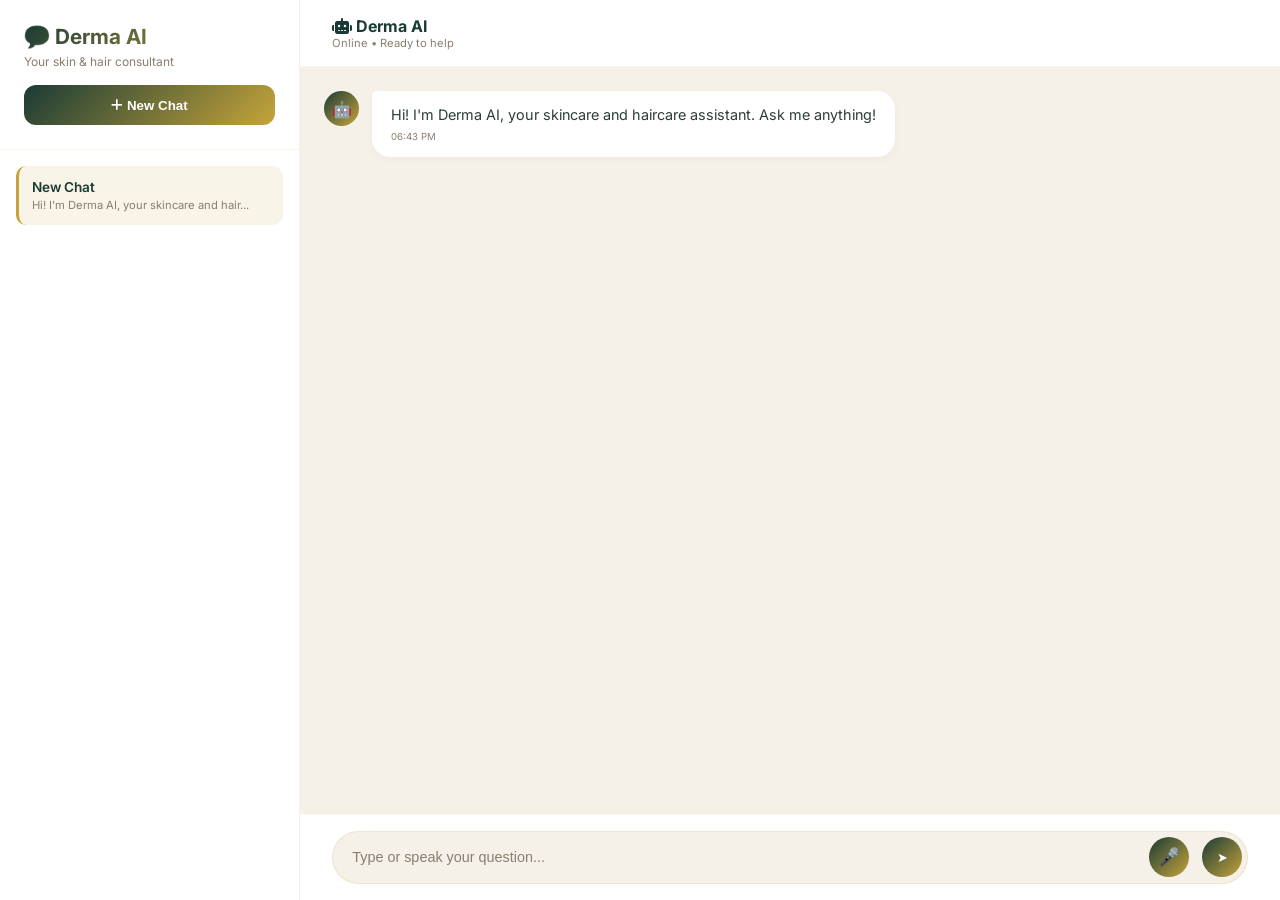
<file: templates/chatbot.html>
<!DOCTYPE html>
<html lang="en">
<head>
    <meta charset="UTF-8">
    <meta name="viewport" content="width=device-width, initial-scale=1.0">
    <title>Derma AI | Skin & Hair Assistant</title>
    <link href="https://fonts.googleapis.com/css2?family=Inter:opsz,wght@14..32,300;14..32,400;14..32,500;14..32,600;14..32,700&display=swap" rel="stylesheet">
    <link rel="stylesheet" href="https://cdnjs.cloudflare.com/ajax/libs/font-awesome/6.5.1/css/all.min.css">
    <style>
        * {
            margin: 0;
            padding: 0;
            box-sizing: border-box;
        }

        body {
            font-family: 'Inter', sans-serif;
            background: linear-gradient(135deg, #FDFCF8 0%, #F5F0E8 100%);
            min-height: 100vh;
        }

        /* Layout */
        .chat-layout {
            display: flex;
            height: 100vh;
            overflow: hidden;
        }

        /* Sidebar */
        .sidebar {
            width: 300px;
            background: #FFFFFF;
            border-right: 1px solid rgba(198, 164, 59, 0.15);
            display: flex;
            flex-direction: column;
            overflow-y: auto;
        }

        .sidebar-header {
            padding: 1.5rem;
            border-bottom: 1px solid rgba(198, 164, 59, 0.1);
        }

        .sidebar-header h2 {
            font-size: 1.3rem;
            background: linear-gradient(135deg, #1A3B35 0%, #C6A43B 100%);
            -webkit-background-clip: text;
            -webkit-text-fill-color: transparent;
            background-clip: text;
            margin-bottom: 0.3rem;
        }

        .sidebar-header p {
            color: #8A7E6E;
            font-size: 0.75rem;
        }

        .new-chat-btn {
            width: 100%;
            padding: 0.8rem;
            background: linear-gradient(135deg, #1A3B35 0%, #C6A43B 100%);
            color: white;
            border: none;
            border-radius: 12px;
            font-weight: 600;
            cursor: pointer;
            margin-top: 1rem;
            transition: all 0.3s;
        }

        .new-chat-btn:hover {
            transform: translateY(-2px);
            box-shadow: 0 5px 15px rgba(198, 164, 59, 0.3);
        }

        .chat-list {
            flex: 1;
            padding: 1rem;
        }

        .chat-list-item {
            padding: 0.8rem;
            cursor: pointer;
            border-radius: 10px;
            transition: all 0.3s;
            margin-bottom: 0.3rem;
        }

        .chat-list-item:hover {
            background: rgba(198, 164, 59, 0.08);
        }

        .chat-list-item.active {
            background: rgba(198, 164, 59, 0.12);
            border-left: 3px solid #C6A43B;
        }

        .chat-title {
            font-weight: 600;
            color: #1A3B35;
            font-size: 0.85rem;
            margin-bottom: 0.2rem;
        }

        .chat-preview {
            font-size: 0.7rem;
            color: #8A7E6E;
            white-space: nowrap;
            overflow: hidden;
            text-overflow: ellipsis;
        }

        /* Main Chat Area */
        .main-chat {
            flex: 1;
            display: flex;
            flex-direction: column;
            background: #FDFCF8;
        }

        .chat-header {
            padding: 1rem 2rem;
            background: #FFFFFF;
            border-bottom: 1px solid rgba(198, 164, 59, 0.1);
            display: flex;
            justify-content: space-between;
            align-items: center;
        }

        .chat-header-info h3 {
            font-size: 1rem;
            color: #1A3B35;
        }

        .chat-header-info p {
            font-size: 0.7rem;
            color: #8A7E6E;
        }

        /* Chat Messages */
        .chat-messages {
            flex: 1;
            overflow-y: auto;
            padding: 1.5rem;
            display: flex;
            flex-direction: column;
            gap: 1rem;
            background: #F5F0E8;
        }

        .message {
            display: flex;
            gap: 0.8rem;
            animation: fadeInUp 0.3s ease-out;
        }

        .message.bot {
            justify-content: flex-start;
        }

        .message.user {
            justify-content: flex-end;
        }

        .message-avatar {
            width: 35px;
            height: 35px;
            background: linear-gradient(135deg, #1A3B35 0%, #C6A43B 100%);
            border-radius: 50%;
            display: flex;
            align-items: center;
            justify-content: center;
            color: white;
            font-size: 1rem;
        }

        .message-content {
            max-width: 70%;
            background: #FFFFFF;
            padding: 0.8rem 1.2rem;
            border-radius: 18px;
            border-top-left-radius: 5px;
            box-shadow: 0 2px 8px rgba(0,0,0,0.04);
            font-size: 0.9rem;
            line-height: 1.5;
            color: #2C3E35;
        }

        .user .message-content {
            background: linear-gradient(135deg, #1A3B35 0%, #C6A43B 100%);
            color: white;
            border-top-right-radius: 5px;
            border-top-left-radius: 18px;
        }

        .message-time {
            font-size: 0.6rem;
            color: #8A7E6E;
            margin-top: 0.3rem;
        }

        .user .message-time {
            color: rgba(255,255,255,0.7);
        }

        /* Input Area */
        .input-area {
            padding: 1rem 2rem;
            background: #FFFFFF;
            border-top: 1px solid rgba(198, 164, 59, 0.1);
        }

        .input-container {
            display: flex;
            gap: 0.8rem;
            align-items: center;
            background: #F5F0E8;
            border-radius: 30px;
            padding: 0.3rem 0.3rem 0.3rem 1.2rem;
            border: 1px solid rgba(198, 164, 59, 0.15);
        }

        .chat-input {
            flex: 1;
            border: none;
            background: transparent;
            padding: 0.8rem 0;
            font-size: 0.9rem;
            outline: none;
            color: #2C3E35;
        }

        .chat-input::placeholder {
            color: #8A7E6E;
        }

        .send-btn {
            background: linear-gradient(135deg, #1A3B35 0%, #C6A43B 100%);
            color: white;
            border: none;
            width: 40px;
            height: 40px;
            border-radius: 50%;
            cursor: pointer;
            transition: all 0.3s;
        }

        .send-btn:hover {
            transform: scale(1.05);
            box-shadow: 0 2px 8px rgba(198, 164, 59, 0.3);
        }

        /* Voice Button Styles - NEW */
        .voice-btn {
            background: linear-gradient(135deg, #1A3B35 0%, #C6A43B 100%);
            color: white;
            border: none;
            width: 40px;
            height: 40px;
            border-radius: 50%;
            cursor: pointer;
            transition: all 0.3s;
            display: flex;
            align-items: center;
            justify-content: center;
            font-size: 1.1rem;
        }

        .voice-btn:hover {
            transform: scale(1.05);
        }

        .voice-btn.listening {
            animation: pulse 1.5s infinite;
            background: #E76F51;
        }

        .voice-btn.processing {
            background: #F39C12;
            animation: none;
        }

        @keyframes pulse {
            0% { transform: scale(1); opacity: 1; }
            50% { transform: scale(1.1); opacity: 0.8; }
            100% { transform: scale(1); opacity: 1; }
        }

        /* Wave animation while recording */
        .wave-animation {
            display: inline-flex;
            align-items: center;
            gap: 3px;
            margin-left: 10px;
        }

        .wave-animation span {
            width: 3px;
            height: 10px;
            background: #C6A43B;
            border-radius: 2px;
            animation: wave 0.8s infinite ease-in-out;
        }

        .wave-animation span:nth-child(2) { animation-delay: 0.1s; height: 15px; }
        .wave-animation span:nth-child(3) { animation-delay: 0.2s; height: 20px; }
        .wave-animation span:nth-child(4) { animation-delay: 0.3s; height: 15px; }
        .wave-animation span:nth-child(5) { animation-delay: 0.4s; height: 10px; }

        @keyframes wave {
            0%, 100% { height: 10px; }
            50% { height: 20px; }
        }

        .recording-indicator {
            position: absolute;
            bottom: 80px;
            left: 20px;
            background: rgba(231, 111, 81, 0.95);
            color: white;
            padding: 8px 16px;
            border-radius: 50px;
            font-size: 0.8rem;
            display: flex;
            align-items: center;
            gap: 10px;
            z-index: 100;
            backdrop-filter: blur(5px);
        }

        .typing-indicator {
            display: flex;
            gap: 0.3rem;
            padding: 0.6rem 1rem;
        }

        .typing-indicator span {
            width: 6px;
            height: 6px;
            background: #C6A43B;
            border-radius: 50%;
            animation: typing 1s infinite;
        }

        @keyframes typing {
            0%, 60%, 100% { transform: translateY(0); opacity: 0.5; }
            30% { transform: translateY(-5px); opacity: 1; }
        }

        @keyframes fadeInUp {
            from { opacity: 0; transform: translateY(10px); }
            to { opacity: 1; transform: translateY(0); }
        }

        /* Scrollbar */
        .chat-messages::-webkit-scrollbar, .sidebar::-webkit-scrollbar {
            width: 5px;
        }

        .chat-messages::-webkit-scrollbar-track {
            background: #F5F0E8;
            border-radius: 10px;
        }

        .chat-messages::-webkit-scrollbar-thumb {
            background: #C6A43B;
            border-radius: 10px;
        }

        @media (max-width: 768px) {
            .sidebar {
                position: fixed;
                left: -300px;
                z-index: 1000;
                transition: left 0.3s;
            }
            .sidebar.open {
                left: 0;
            }
            .message-content {
                max-width: 85%;
            }
        }
    </style>
</head>
<body>
    <div class="chat-layout">
        <div class="sidebar" id="sidebar">
            <div class="sidebar-header">
                <h2>💬 Derma AI</h2>
                <p>Your skin & hair consultant</p>
                <button class="new-chat-btn" onclick="startNewChat()">
                    <i class="fas fa-plus"></i> New Chat
                </button>
            </div>
            <div class="chat-list" id="chatList"></div>
        </div>

        <div class="main-chat">
            <div class="chat-header">
                <div class="chat-header-info">
                    <h3><i class="fas fa-robot"></i> Derma AI</h3>
                    <p>Online • Ready to help</p>
                </div>
            </div>

            <div class="chat-messages" id="chatMessages">
                <div class="message bot">
                    <div class="message-avatar">🤖</div>
                    <div class="message-content">
                        Hi {{ user.name }}! I'm Derma AI, your skincare and haircare assistant. Ask me anything about skin care, hair care, products, or routines.
                        <div class="message-time">Just now</div>
                    </div>
                </div>
            </div>

            <div class="input-area">
                <div class="input-container" style="position: relative;">
                    <input type="text" class="chat-input" id="userInput" placeholder="Type or speak your question..." onkeypress="handleKeyPress(event)">
                    <button class="voice-btn" id="voiceBtn" onclick="toggleRecording()">🎤</button>
                    <button class="send-btn" onclick="sendMessage()">➤</button>
                </div>
            </div>
        </div>
    </div>

    <script>
        let chats = [];
        let currentChatId = null;

        // ============================================
        // VOICE RECORDING VARIABLES
        // ============================================
        let mediaRecorder = null;
        let audioChunks = [];
        let isRecording = false;
        let recordingStartTime = null;

        // ============================================
        // CHAT FUNCTIONS
        // ============================================
        function loadChats() {
            const saved = localStorage.getItem('derma_chats');
            if (saved) {
                chats = JSON.parse(saved);
            } else {
                startNewChat();
            }
            renderChatList();
        }

        function saveChats() {
            localStorage.setItem('derma_chats', JSON.stringify(chats));
            renderChatList();
        }

        function startNewChat() {
            const newChat = {
                id: Date.now().toString(),
                title: 'New Chat',
                date: new Date().toISOString(),
                messages: [
                    {
                        text: "Hi! I'm Derma AI, your skincare and haircare assistant. Ask me anything!",
                        isUser: false,
                        time: new Date().toLocaleTimeString([], { hour: '2-digit', minute: '2-digit' })
                    }
                ]
            };
            chats.unshift(newChat);
            currentChatId = newChat.id;
            saveChats();
            renderMessages();
        }

        function selectChat(chatId) {
            currentChatId = chatId;
            renderMessages();
            renderChatList();
        }

        function renderChatList() {
            const container = document.getElementById('chatList');
            container.innerHTML = '';
            chats.forEach(chat => {
                const lastMsg = chat.messages[chat.messages.length - 1];
                const preview = lastMsg.text.substring(0, 40) + (lastMsg.text.length > 40 ? '...' : '');
                const div = document.createElement('div');
                div.className = `chat-list-item ${currentChatId === chat.id ? 'active' : ''}`;
                div.onclick = () => selectChat(chat.id);
                div.innerHTML = `
                    <div class="chat-title">${chat.title}</div>
                    <div class="chat-preview">${preview}</div>
                `;
                container.appendChild(div);
            });
        }

        function renderMessages() {
            const chat = chats.find(c => c.id === currentChatId);
            if (!chat) return;
            
            const container = document.getElementById('chatMessages');
            container.innerHTML = '';
            
            chat.messages.forEach(msg => {
                const messageDiv = document.createElement('div');
                messageDiv.className = `message ${msg.isUser ? 'user' : 'bot'}`;
                
                let avatar = '';
                if (!msg.isUser) {
                    avatar = '<div class="message-avatar">🤖</div>';
                }
                
                messageDiv.innerHTML = avatar + `
                    <div class="message-content">
                        ${msg.text}
                        <div class="message-time">${msg.time}</div>
                    </div>
                `;
                container.appendChild(messageDiv);
            });
            
            container.scrollTop = container.scrollHeight;
        }

        function addMessage(text, isUser) {
            const chat = chats.find(c => c.id === currentChatId);
            if (!chat) return;
            
            const message = {
                text: text,
                isUser: isUser,
                time: new Date().toLocaleTimeString([], { hour: '2-digit', minute: '2-digit' })
            };
            
            chat.messages.push(message);
            
            if (isUser && chat.title === 'New Chat') {
                chat.title = text.substring(0, 30) + (text.length > 30 ? '...' : '');
            }
            
            saveChats();
            renderMessages();
        }

        function showTypingIndicator() {
            const container = document.getElementById('chatMessages');
            const indicator = document.createElement('div');
            indicator.className = 'message bot';
            indicator.id = 'typingIndicator';
            indicator.innerHTML = `
                <div class="message-avatar">🤖</div>
                <div class="message-content">
                    <div class="typing-indicator">
                        <span></span><span></span><span></span>
                    </div>
                </div>
            `;
            container.appendChild(indicator);
            container.scrollTop = container.scrollHeight;
        }

        function removeTypingIndicator() {
            const indicator = document.getElementById('typingIndicator');
            if (indicator) indicator.remove();
        }

        async function sendMessage() {
            const input = document.getElementById('userInput');
            const message = input.value.trim();
            if (!message) return;
            
            addMessage(message, true);
            input.value = '';
            showTypingIndicator();
            
            try {
                const response = await fetch('/api/chat', {
                    method: 'POST',
                    headers: { 'Content-Type': 'application/json' },
                    body: JSON.stringify({ message: message })
                });
                const data = await response.json();
                removeTypingIndicator();
                addMessage(data.response, false);
            } catch (error) {
                removeTypingIndicator();
                addMessage("Sorry, I'm having trouble. Please try again.", false);
            }
        }

        function handleKeyPress(event) {
            if (event.key === 'Enter') sendMessage();
        }

        // ============================================
        // VOICE RECORDING FUNCTIONS
        // ============================================
        async function toggleRecording() {
            if (isRecording) {
                stopRecording();
            } else {
                await startRecording();
            }
        }

        async function startRecording() {
            try {
                const stream = await navigator.mediaDevices.getUserMedia({ audio: true });
                
                mediaRecorder = new MediaRecorder(stream);
                audioChunks = [];
                
                mediaRecorder.ondataavailable = (event) => {
                    audioChunks.push(event.data);
                };
                
                mediaRecorder.onstop = async () => {
                    stream.getTracks().forEach(track => track.stop());
                    const audioBlob = new Blob(audioChunks, { type: 'audio/webm' });
                    await transcribeAudio(audioBlob);
                };
                
                mediaRecorder.start(1000);
                isRecording = true;
                recordingStartTime = Date.now();
                
                // Update UI
                const voiceBtn = document.getElementById('voiceBtn');
                voiceBtn.classList.add('listening');
                voiceBtn.innerHTML = '⏹️';
                
                // Show recording indicator
                showRecordingIndicator();
                
                // Auto-stop after 60 seconds
                setTimeout(() => {
                    if (isRecording) {
                        stopRecording();
                    }
                }, 60000);
                
            } catch (error) {
                console.error('Microphone error:', error);
                alert('Please allow microphone access to use voice input');
            }
        }

        function stopRecording() {
            if (mediaRecorder && isRecording) {
                mediaRecorder.stop();
                isRecording = false;
                
                const voiceBtn = document.getElementById('voiceBtn');
                voiceBtn.classList.remove('listening');
                voiceBtn.classList.add('processing');
                voiceBtn.innerHTML = '⏳';
                
                removeRecordingIndicator();
            }
        }

        function showRecordingIndicator() {
            const mainChat = document.querySelector('.main-chat');
            const existingIndicator = document.querySelector('.recording-indicator');
            if (existingIndicator) existingIndicator.remove();
            
            const indicator = document.createElement('div');
            indicator.className = 'recording-indicator';
            indicator.innerHTML = `
                <span style="color: #FF6B6B; font-size: 1rem;">●</span>
                Recording...
                <div class="wave-animation">
                    <span></span><span></span><span></span><span></span><span></span>
                </div>
            `;
            mainChat.style.position = 'relative';
            mainChat.appendChild(indicator);
        }

        function removeRecordingIndicator() {
            const indicator = document.querySelector('.recording-indicator');
            if (indicator) indicator.remove();
        }

        async function transcribeAudio(audioBlob) {
            const formData = new FormData();
            formData.append('audio', audioBlob, 'recording.webm');
            
            try {
                const response = await fetch('/api/transcribe', {
                    method: 'POST',
                    body: formData
                });
                
                const data = await response.json();
                
                const voiceBtn = document.getElementById('voiceBtn');
                voiceBtn.classList.remove('processing');
                voiceBtn.innerHTML = '🎤';
                
                if (data.success && data.text) {
                    const inputField = document.getElementById('userInput');
                    inputField.value = data.text;
                    
                    // Highlight the input field briefly
                    inputField.style.border = '2px solid #C6A43B';
                    setTimeout(() => {
                        inputField.style.border = '';
                    }, 1500);
                    
                } else {
                    alert('Could not transcribe. Please try again or type your message.');
                }
                
            } catch (error) {
                console.error('Transcription error:', error);
                const voiceBtn = document.getElementById('voiceBtn');
                voiceBtn.classList.remove('processing');
                voiceBtn.innerHTML = '🎤';
                alert('Error transcribing audio. Please check your connection.');
            }
        }

        loadChats();
    </script>
</body>
</html>
</file>
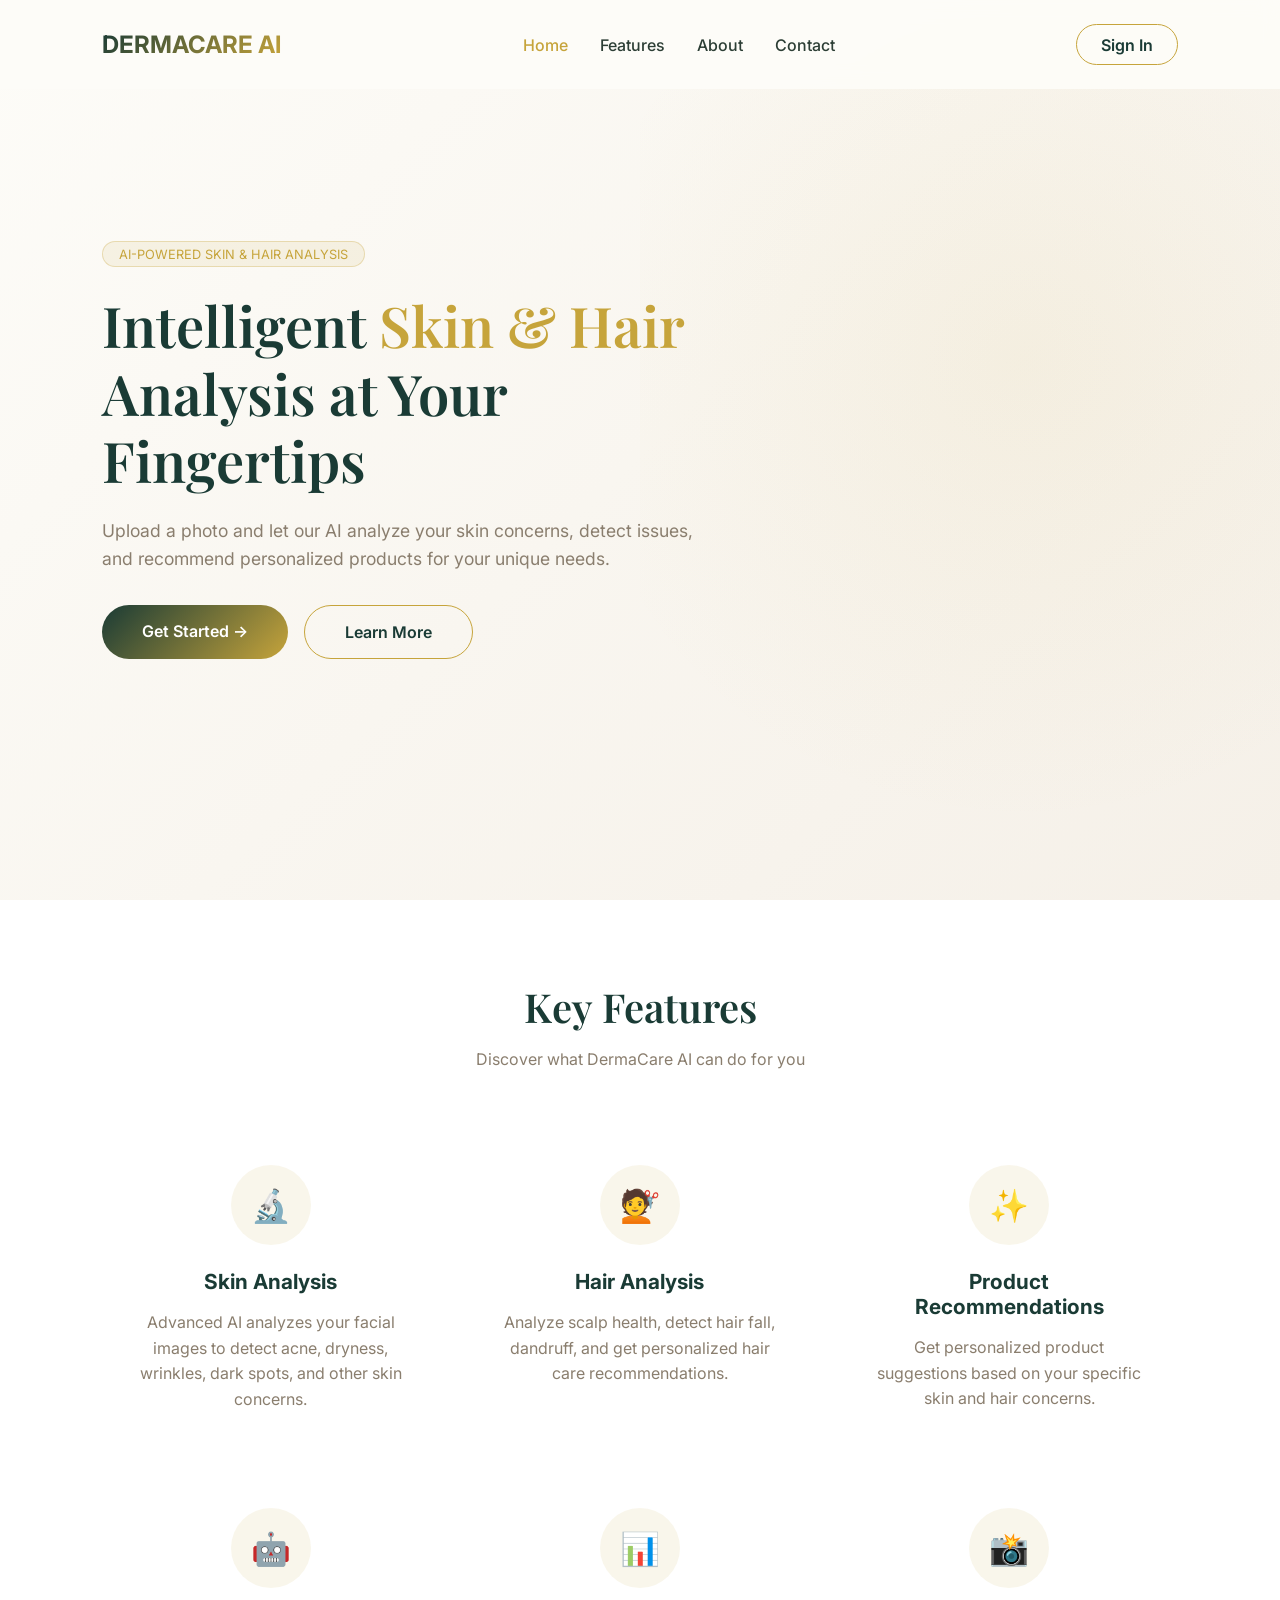
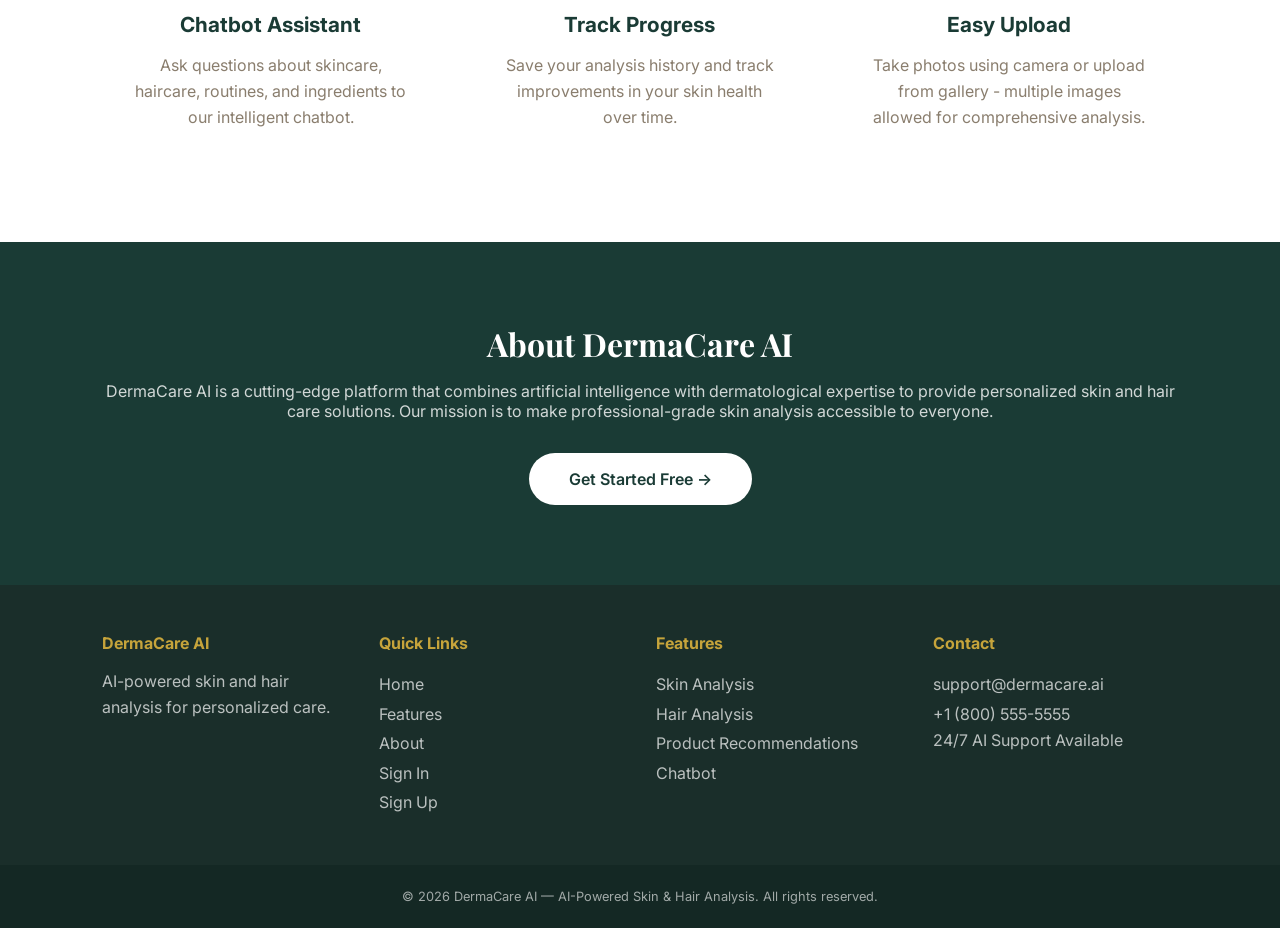
<file: templates/landing.html>
<!DOCTYPE html>
<html lang="en">
<head>
    <meta charset="UTF-8">
    <meta name="viewport" content="width=device-width, initial-scale=1.0">
    <title>DermaCare AI | AI-Powered Skin & Hair Analysis</title>
    <link href="https://fonts.googleapis.com/css2?family=Inter:opsz,wght@14..32,300;14..32,400;14..32,500;14..32,600;14..32,700&family=Playfair+Display:wght@400;500;600;700&display=swap" rel="stylesheet">
    <link rel="stylesheet" href="https://cdnjs.cloudflare.com/ajax/libs/font-awesome/6.5.1/css/all.min.css">
    <style>
        * {
            margin: 0;
            padding: 0;
            box-sizing: border-box;
        }

        body {
            font-family: 'Inter', sans-serif;
            background: #FDFCF8;
            color: #1A2E2A;
            overflow-x: hidden;
        }

        :root {
            --deep-teal: #1A3B35;
            --gold: #C6A43B;
            --gold-light: #DDBE6E;
            --cream: #FDFCF8;
            --warm-gray: #F5F0E8;
            --charcoal: #2C3E35;
            --taupe: #8A7E6E;
        }

        /* Navigation */
        .navbar {
            display: flex;
            justify-content: space-between;
            align-items: center;
            padding: 1.5rem 8%;
            position: fixed;
            top: 0;
            left: 0;
            right: 0;
            z-index: 1000;
            background: rgba(253, 252, 248, 0.95);
            backdrop-filter: blur(10px);
            transition: all 0.3s ease;
        }

        .logo {
            font-size: 1.5rem;
            font-weight: 700;
            background: linear-gradient(135deg, var(--deep-teal) 0%, var(--gold) 100%);
            -webkit-background-clip: text;
            -webkit-text-fill-color: transparent;
            background-clip: text;
            cursor: pointer;
        }

        .nav-links {
            display: flex;
            gap: 2rem;
        }

        .nav-links a {
            text-decoration: none;
            color: var(--charcoal);
            font-weight: 500;
            transition: color 0.3s;
            cursor: pointer;
        }

        .nav-links a:hover {
            color: var(--gold);
        }

        .nav-buttons {
            display: flex;
            gap: 1rem;
        }

        .btn-outline-nav {
            padding: 0.6rem 1.5rem;
            border: 1.5px solid var(--gold);
            background: transparent;
            color: var(--deep-teal);
            border-radius: 50px;
            font-weight: 600;
            text-decoration: none;
            transition: all 0.3s;
            cursor: pointer;
        }

        .btn-outline-nav:hover {
            background: var(--gold);
            color: white;
        }

        /* Hero Section */
        .hero {
            min-height: 100vh;
            display: flex;
            align-items: center;
            padding: 0 8%;
            background: linear-gradient(135deg, #FDFCF8 0%, #F5F0E8 100%);
            position: relative;
        }

        .hero::before {
            content: '';
            position: absolute;
            top: -20%;
            right: -10%;
            width: 60%;
            height: 120%;
            background: radial-gradient(circle, rgba(198,164,59,0.08) 0%, transparent 70%);
            pointer-events: none;
        }

        .hero-content {
            max-width: 600px;
            z-index: 2;
            animation: fadeInUp 0.8s ease-out;
        }

        @keyframes fadeInUp {
            from { opacity: 0; transform: translateY(30px); }
            to { opacity: 1; transform: translateY(0); }
        }

        .hero-badge {
            display: inline-block;
            padding: 0.3rem 1rem;
            background: rgba(198, 164, 59, 0.1);
            border: 1px solid rgba(198, 164, 59, 0.3);
            border-radius: 50px;
            font-size: 0.8rem;
            color: var(--gold);
            margin-bottom: 1.5rem;
        }

        .hero h1 {
            font-size: 3.5rem;
            font-weight: 600;
            line-height: 1.2;
            margin-bottom: 1.5rem;
            color: var(--deep-teal);
            font-family: 'Playfair Display', serif;
        }

        .hero h1 span {
            color: var(--gold);
        }

        .hero p {
            font-size: 1.1rem;
            color: var(--taupe);
            line-height: 1.6;
            margin-bottom: 2rem;
        }

        .hero-buttons {
            display: flex;
            gap: 1rem;
        }

        .btn-hero-primary {
            padding: 1rem 2.5rem;
            background: linear-gradient(135deg, var(--deep-teal) 0%, var(--gold) 100%);
            color: white;
            border: none;
            border-radius: 50px;
            font-weight: 600;
            cursor: pointer;
            text-decoration: none;
            display: inline-block;
            transition: all 0.3s;
        }

        .btn-hero-secondary {
            padding: 1rem 2.5rem;
            border: 1.5px solid var(--gold);
            background: transparent;
            color: var(--deep-teal);
            border-radius: 50px;
            font-weight: 600;
            cursor: pointer;
            text-decoration: none;
            display: inline-block;
            transition: all 0.3s;
        }

        .btn-hero-primary:hover, .btn-hero-secondary:hover {
            transform: translateY(-3px);
            box-shadow: 0 10px 25px rgba(198, 164, 59, 0.2);
        }

        /* Features Section */
        .features {
            padding: 5rem 8%;
            background: white;
        }

        .section-header {
            text-align: center;
            margin-bottom: 4rem;
        }

        .section-header h2 {
            font-size: 2.5rem;
            font-weight: 600;
            color: var(--deep-teal);
            font-family: 'Playfair Display', serif;
            margin-bottom: 1rem;
        }

        .section-header p {
            color: var(--taupe);
            max-width: 600px;
            margin: 0 auto;
        }

        .features-grid {
            display: grid;
            grid-template-columns: repeat(3, 1fr);
            gap: 2rem;
        }

        .feature-card {
            text-align: center;
            padding: 2rem;
            transition: all 0.3s;
            animation: fadeInUp 0.6s ease-out forwards;
            opacity: 0;
        }

        .feature-card:nth-child(1) { animation-delay: 0.1s; }
        .feature-card:nth-child(2) { animation-delay: 0.2s; }
        .feature-card:nth-child(3) { animation-delay: 0.3s; }
        .feature-card:nth-child(4) { animation-delay: 0.4s; }
        .feature-card:nth-child(5) { animation-delay: 0.5s; }
        .feature-card:nth-child(6) { animation-delay: 0.6s; }

        .feature-card:hover {
            transform: translateY(-8px);
        }

        .feature-icon {
            width: 80px;
            height: 80px;
            background: rgba(198, 164, 59, 0.1);
            border-radius: 50%;
            display: flex;
            align-items: center;
            justify-content: center;
            margin: 0 auto 1.5rem;
            font-size: 2rem;
            color: var(--gold);
        }

        .feature-card h3 {
            font-size: 1.3rem;
            margin-bottom: 1rem;
            color: var(--deep-teal);
        }

        .feature-card p {
            color: var(--taupe);
            line-height: 1.6;
        }

        /* CTA Section */
        .cta-section {
            padding: 5rem 8%;
            background: linear-gradient(135deg, var(--deep-teal) 0%, #1A3B35 100%);
            text-align: center;
            color: white;
        }

        .cta-section h2 {
            font-size: 2rem;
            font-family: 'Playfair Display', serif;
            margin-bottom: 1rem;
            color: white;
        }

        .cta-section p {
            color: rgba(255,255,255,0.8);
            margin-bottom: 2rem;
        }

        /* Footer */
        .footer {
            padding: 3rem 8%;
            background: #1A2E2A;
            color: white;
            display: grid;
            grid-template-columns: repeat(4, 1fr);
            gap: 2rem;
        }

        .footer-col h4 {
            margin-bottom: 1rem;
            color: var(--gold);
        }

        .footer-col a {
            display: block;
            color: rgba(255,255,255,0.7);
            text-decoration: none;
            padding: 0.3rem 0;
            transition: color 0.3s;
            cursor: pointer;
        }

        .footer-col a:hover {
            color: var(--gold);
        }

        .footer-col p {
            color: rgba(255,255,255,0.7);
            line-height: 1.6;
        }

        .footer-bottom {
            text-align: center;
            padding: 1.5rem;
            background: #142824;
            color: rgba(255,255,255,0.6);
            font-size: 0.8rem;
        }

        @media (max-width: 968px) {
            .navbar {
                flex-direction: column;
                gap: 1rem;
                padding: 1rem;
            }
            
            .hero h1 {
                font-size: 2.5rem;
            }
            
            .features-grid, .footer {
                grid-template-columns: 1fr;
            }
            
            .hero {
                padding-top: 120px;
            }
            
            .nav-links {
                gap: 1rem;
            }
        }
    </style>
</head>
<body>
    <nav class="navbar">
        <div class="logo" onclick="scrollToTop()">DERMACARE AI</div>
        <div class="nav-links">
            <a onclick="scrollToSection('home')">Home</a>
            <a onclick="scrollToSection('features')">Features</a>
            <a onclick="scrollToSection('about')">About</a>
            <a onclick="scrollToSection('contact')">Contact</a>
        </div>
        <div class="nav-buttons">
            <a href="/login" class="btn-outline-nav">Sign In</a>
        </div>
    </nav>

    <section id="home" class="hero">
        <div class="hero-content">
            <span class="hero-badge">AI-POWERED SKIN & HAIR ANALYSIS</span>
            <h1>Intelligent <span>Skin & Hair</span> Analysis at Your Fingertips</h1>
            <p>Upload a photo and let our AI analyze your skin concerns, detect issues, and recommend personalized products for your unique needs.</p>
            <div class="hero-buttons">
                <a href="/signup" class="btn-hero-primary">Get Started →</a>
                <a onclick="scrollToSection('features')" class="btn-hero-secondary">Learn More</a>
            </div>
        </div>
    </section>

    <section id="features" class="features">
        <div class="section-header">
            <h2>Key Features</h2>
            <p>Discover what DermaCare AI can do for you</p>
        </div>
        <div class="features-grid">
            <div class="feature-card">
                <div class="feature-icon">🔬</div>
                <h3>Skin Analysis</h3>
                <p>Advanced AI analyzes your facial images to detect acne, dryness, wrinkles, dark spots, and other skin concerns.</p>
            </div>
            <div class="feature-card">
                <div class="feature-icon">💇</div>
                <h3>Hair Analysis</h3>
                <p>Analyze scalp health, detect hair fall, dandruff, and get personalized hair care recommendations.</p>
            </div>
            <div class="feature-card">
                <div class="feature-icon">✨</div>
                <h3>Product Recommendations</h3>
                <p>Get personalized product suggestions based on your specific skin and hair concerns.</p>
            </div>
            <div class="feature-card">
                <div class="feature-icon">🤖</div>
                <h3>Chatbot Assistant</h3>
                <p>Ask questions about skincare, haircare, routines, and ingredients to our intelligent chatbot.</p>
            </div>
            <div class="feature-card">
                <div class="feature-icon">📊</div>
                <h3>Track Progress</h3>
                <p>Save your analysis history and track improvements in your skin health over time.</p>
            </div>
            <div class="feature-card">
                <div class="feature-icon">📸</div>
                <h3>Easy Upload</h3>
                <p>Take photos using camera or upload from gallery - multiple images allowed for comprehensive analysis.</p>
            </div>
        </div>
    </section>

    <section id="about" class="cta-section">
        <h2>About DermaCare AI</h2>
        <p>DermaCare AI is a cutting-edge platform that combines artificial intelligence with dermatological expertise to provide personalized skin and hair care solutions. Our mission is to make professional-grade skin analysis accessible to everyone.</p>
        <a href="/signup" class="btn-hero-primary" style="display: inline-block; background: white; color: var(--deep-teal);">Get Started Free →</a>
    </section>

    <footer id="contact">
        <div class="footer">
            <div class="footer-col">
                <h4>DermaCare AI</h4>
                <p>AI-powered skin and hair analysis for personalized care.</p>
            </div>
            <div class="footer-col">
                <h4>Quick Links</h4>
                <a onclick="scrollToSection('home')">Home</a>
                <a onclick="scrollToSection('features')">Features</a>
                <a onclick="scrollToSection('about')">About</a>
                <a href="/login">Sign In</a>
                <a href="/signup">Sign Up</a>
            </div>
            <div class="footer-col">
                <h4>Features</h4>
                <a onclick="scrollToSection('features')">Skin Analysis</a>
                <a onclick="scrollToSection('features')">Hair Analysis</a>
                <a onclick="scrollToSection('features')">Product Recommendations</a>
                <a onclick="scrollToSection('features')">Chatbot</a>
            </div>
            <div class="footer-col">
                <h4>Contact</h4>
                <a href="mailto:support@dermacare.ai">support@dermacare.ai</a>
                <a href="tel:+18005555555">+1 (800) 555-5555</a>
                <p>24/7 AI Support Available</p>
            </div>
        </div>
        <div class="footer-bottom">
            <p>© 2026 DermaCare AI — AI-Powered Skin & Hair Analysis. All rights reserved.</p>
        </div>
    </footer>

    <script>
        // Smooth scroll to section
        function scrollToSection(sectionId) {
            const section = document.getElementById(sectionId);
            if (section) {
                section.scrollIntoView({ behavior: 'smooth' });
            }
        }
        
        // Scroll to top
        function scrollToTop() {
            window.scrollTo({ top: 0, behavior: 'smooth' });
        }
        
        // Add active class to nav links on scroll
        window.addEventListener('scroll', function() {
            const sections = ['home', 'features', 'about', 'contact'];
            const scrollPos = window.scrollY + 100;
            
            sections.forEach(section => {
                const element = document.getElementById(section);
                if (element) {
                    const offsetTop = element.offsetTop;
                    const offsetBottom = offsetTop + element.offsetHeight;
                    
                    if (scrollPos >= offsetTop && scrollPos < offsetBottom) {
                        document.querySelectorAll('.nav-links a').forEach(link => {
                            link.style.color = 'var(--charcoal)';
                        });
                        const activeLink = Array.from(document.querySelectorAll('.nav-links a')).find(
                            link => link.textContent.toLowerCase() === section
                        );
                        if (activeLink) activeLink.style.color = 'var(--gold)';
                    }
                }
            });
        });
    </script>
</body>
</html>
</file>
